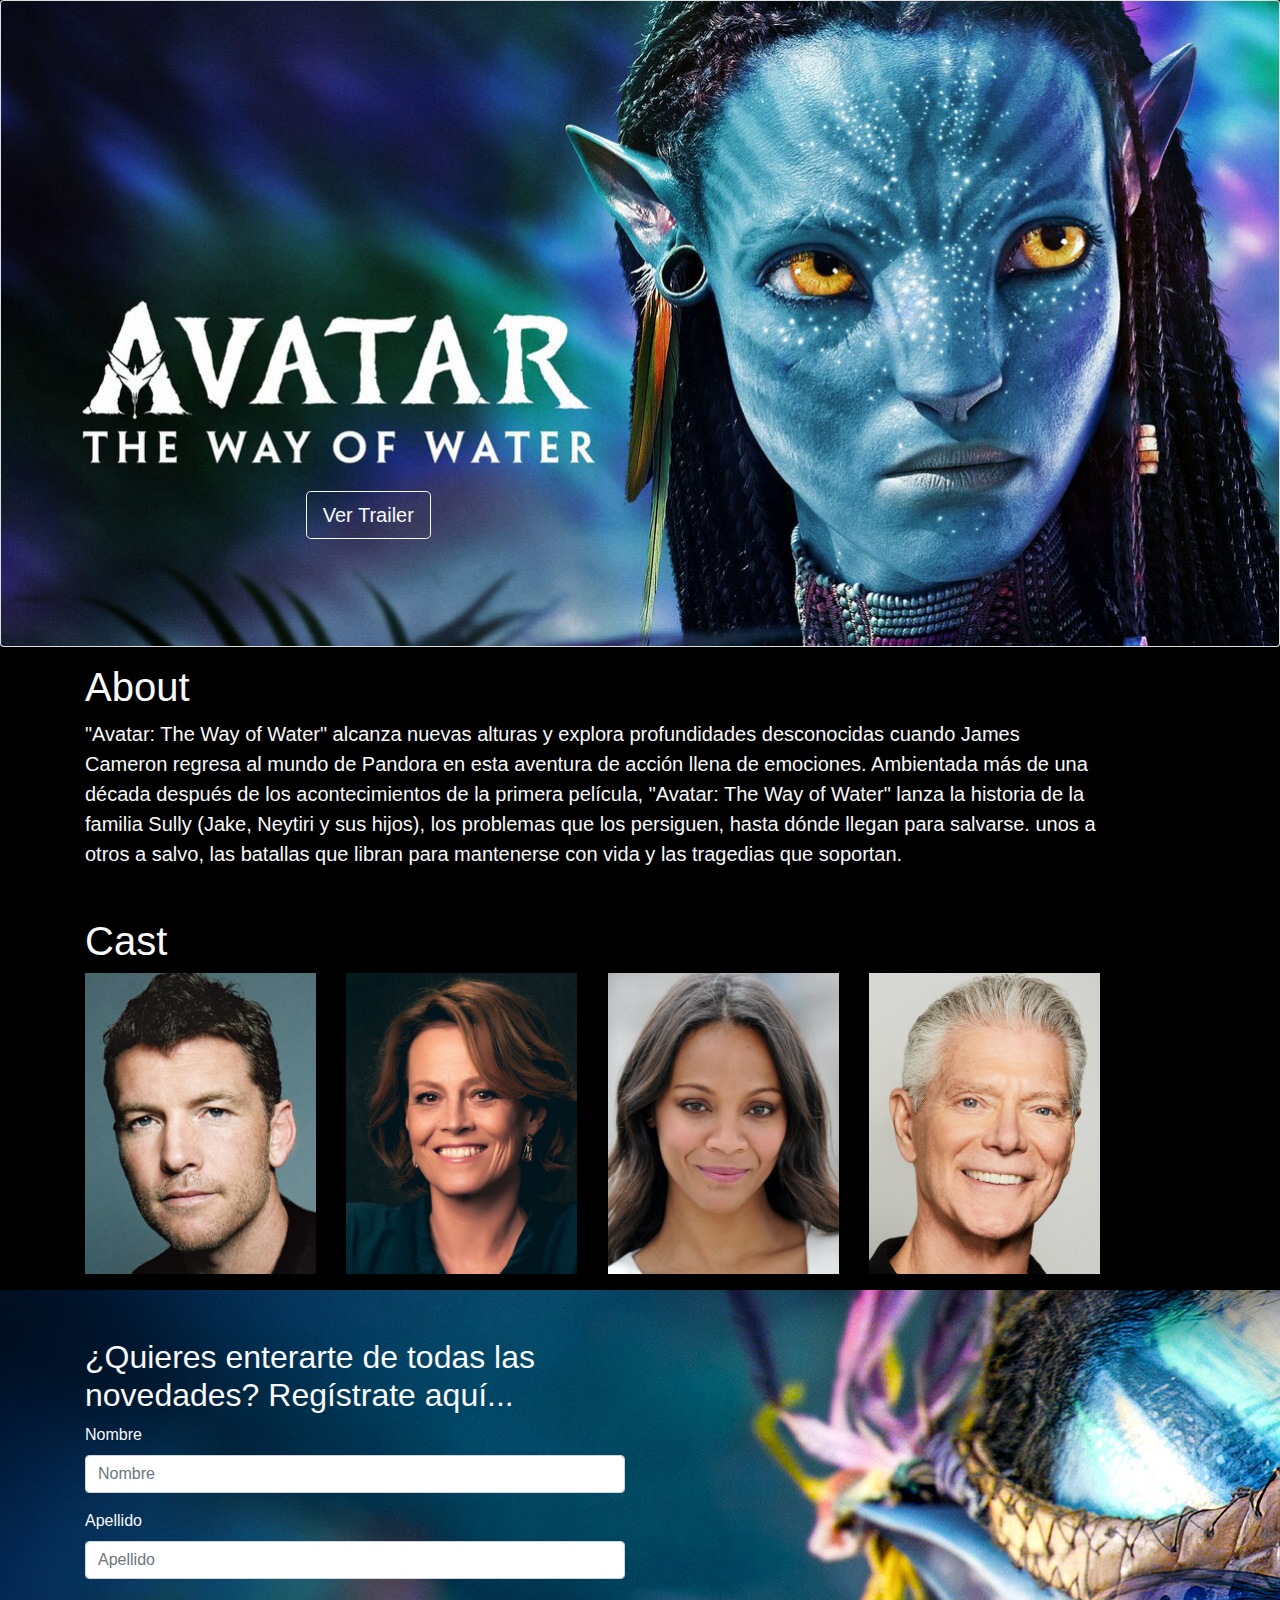
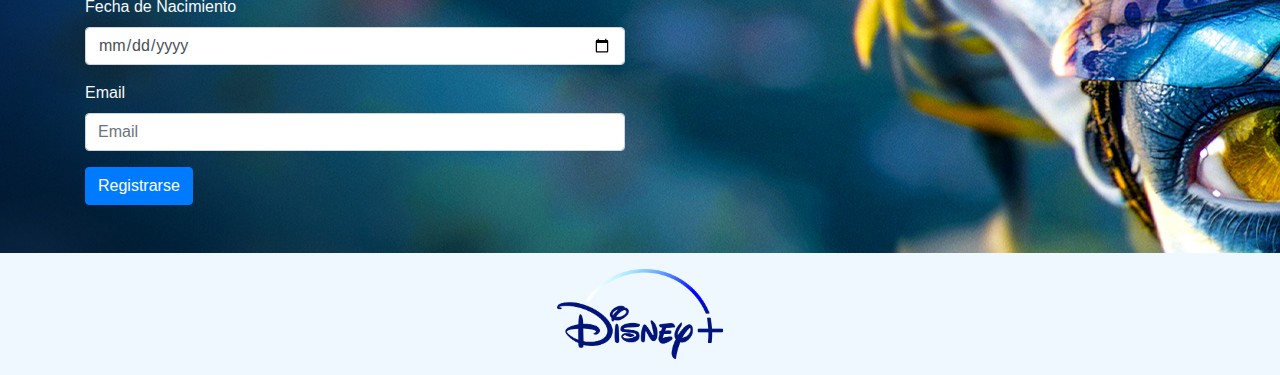
<file: carpeta sin título/index.html>
<!DOCTYPE html>
<html lang="en">
<head>
    <meta charset="UTF-8">
    <meta name="viewport" content="width=device-width, initial-scale=1.0">
    <title>Landing Page</title>
    <!-- Agrega el enlace al archivo CSS de Bootstrap -->
    <link rel="stylesheet" href="https://maxcdn.bootstrapcdn.com/bootstrap/4.5.2/css/bootstrap.min.css">
    <!-- Agrega tu propio archivo CSS personalizado si es necesario -->
    <link rel="stylesheet" href="style.css">
    <style>
   
    </style>
    
</head>
<body style="background-color: black;">


    <!-- Sección Principal -->
    <div class="card text-bg-dark mt-6">
        <img src="images/landing.jpg" class="card-img" alt="...">
        <div class="card-img-overlay">
            <a href="https://youtu.be/PrOET-HCEPY" class="btn btn-outline-light btn-lg" style="position:static; margin-top: 38%; margin-left: 23%; ;">Ver Trailer</a>

       </div>
      </div>
        

    <!-- Sección "About" -->
    <section class="container  mt-6 py-3" >
        <div class="row">
            <div class="col-md-11 text-light">
                <h1>About</h1>
                <p class="lead">"Avatar: The Way of Water" alcanza nuevas alturas y explora profundidades desconocidas cuando James Cameron regresa al mundo de Pandora en esta aventura de acción llena de emociones. Ambientada más de una década después de los acontecimientos de la primera película, "Avatar: The Way of Water" lanza la historia de la familia Sully (Jake, Neytiri y sus hijos), los problemas que los persiguen, hasta dónde llegan para salvarse. unos a otros a salvo, las batallas que libran para mantenerse con vida y las tragedias que soportan. </p>
            </div>
        </div>
    </section>

    <!-- Sección "Cast" -->
    <section class="container  mt-6 py-3">
        <div class="row">
            <div class="col-md-10 text-light">
                <h1>Cast</h1>
            </div>
            <div class="col-md-11 ">
                <div class="row">
                    <div class="col-md-3">
                        <img src="images/jake.jpeg" alt="Actor 1" class="img-fluid">
                    </div>
                    <div class="col-md-3">
                        <img src="images/kiri.jpeg" alt="Actor 2" class="img-fluid">
                    </div>
                    <div class="col-md-3">
                        <img src="images/neytiri.jpeg" alt="Actor 3" class="img-fluid">
                    </div>
                    <div class="col-md-3">
                        <img src="images/quaritch.jpeg" alt="Actor 4" class="img-fluid">
                    </div>
                   
                </div>
            </div>
        </div>
    </section>

    <!-- Sección de Registro -->
    <section class="container-fluid  py-5" style="background-image: url(images/6d6c0dc60e42762051ff7a4a02515ac87e9f44c7c74ff7a459cb85c24d0a2490.jpg);" >
        <div class="container">
            <div class="row">
                <div class="col-md-6 offset-0 text-light">
                    <h2>¿Quieres enterarte de todas las novedades? Regístrate aquí...</h2>
                    <form>
                        <div class="form-group">
                            <label for="nombre">Nombre</label>
                            <input type="text" class="form-control" id="nombre" placeholder="Nombre">
                        </div>
                        <div class="form-group">
                            <label for="apellido">Apellido</label>
                            <input type="text" class="form-control" id="apellido" placeholder="Apellido">
                        </div>
                        <div class="form-group">
                            <label for="fecha-nacimiento">Fecha de Nacimiento</label>
                            <input type="date" class="form-control" id="fecha-nacimiento">
                        </div>
                        <div class="form-group">
                            <label for="email">Email</label>
                            <input type="email" class="form-control" id="email" placeholder="Email">
                        </div>
                        <button type="submit" class="btn btn-primary">Registrarse</button>
                    </form>
                </div>
            </div>
        
        </div>
    </section>

    <!-- Footer -->
    <footer class="text-center py-3" style="background-color:aliceblue;">
        <div class="container ">
            <img src="images/disney-plus-logo.png" alt="Logo" width="15%" height="20%">
        </div>
    </footer>

    


    <script src="https://code.jquery.com/jquery-3.5.1.slim.min.js"></script>
    <script src="https://cdn.jsdelivr.net/npm/@popperjs/core@2.5.4/dist/umd/popper.min.js"></script>
    <script src="https://maxcdn.bootstrapcdn.com/bootstrap/4.5.2/js/bootstrap.min.js"></script>
</body>
</html>
</file>
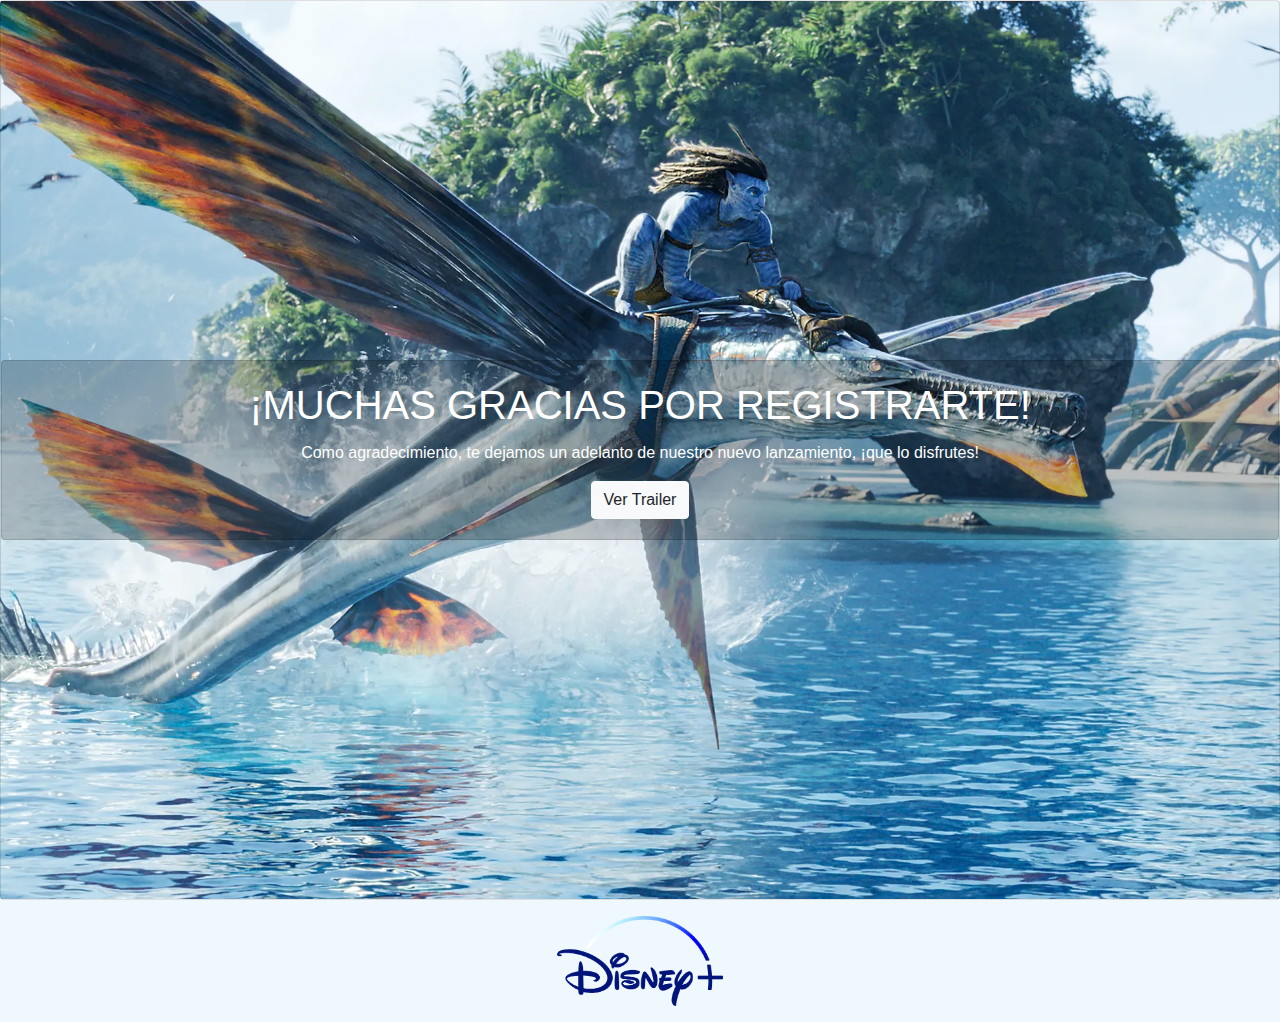
<file: carpeta sin título/gracias.html>
<!DOCTYPE html>
<html lang="en">

<head>
    <meta charset="UTF-8">
    <meta name="viewport" content="width=device-width, initial-scale=1.0">
    <title>Landing Page</title>
    <!-- Agrega el enlace al archivo CSS de Bootstrap -->
    <link rel="stylesheet" href="https://maxcdn.bootstrapcdn.com/bootstrap/4.5.2/css/bootstrap.min.css">
    <!-- Agrega tu propio archivo CSS personalizado si es necesario -->
    <link rel="stylesheet" href="style.css">

    <style>
        .card-with-background {
            background: url(images/gracias.webp) center/cover no-repeat;
            color: white; /* Ajusta el color del texto según tus necesidades */
            height: 100vh; /* 100% de la altura de la ventana */
            display: flex;
            flex-direction: column;
            justify-content: center;
        }

        .card-body {
            flex: 1; /* Ocupa todo el espacio restante en la altura */
        }

        @keyframes resizeText {
            0% {
                font-size: 24px;
            }

            50% {
                font-size: 30px;
            }

            100% {
                font-size: 24px;
            }
        }

        .enlarge-shrink {
            animation: resizeText 3s infinite;
        }
    </style>
</head>

<body>

    <div class="card text-center card-with-background">

        <div class="card text-center" style="background-color: rgba(0, 0, 0, 0.2);">
            <div class="card-body d-flex flex-column align-items-center justify-content-center">
                <h1 class="card-title">¡<span class="enlarge-shrink">MUCHAS GRACIAS POR REGISTRARTE!</span></h1>
                <p class="card-text">Como agradecimiento, te dejamos un adelanto de nuestro nuevo lanzamiento, ¡que lo disfrutes!</p>
                <a href="https://youtu.be/PrOET-HCEPY" class="btn btn-light" target="_blank"> Ver Trailer</a>
            </div>
        </div>

    </div>

    <!-- Footer -->
    <footer class="text-center py-3" style="background-color: aliceblue;">
        <div class="container ">
            <img src="images/disney-plus-logo.png" alt="Logo" width="15%" height="20%">
        </div>
    </footer>

    <script src="https://code.jquery.com/jquery-3.5.1.slim.min.js"></script>
    <script src="https://cdn.jsdelivr.net/npm/@popperjs/core@2.5.4/dist/umd/popper.min.js"></script>
    <script src="https://maxcdn.bootstrapcdn.com/bootstrap/4.5.2/js/bootstrap.min.js"></script>
</body>

</html>
</file>
<file: carpeta sin título/style.css>
head {
    background-color: black;
}
</file>
